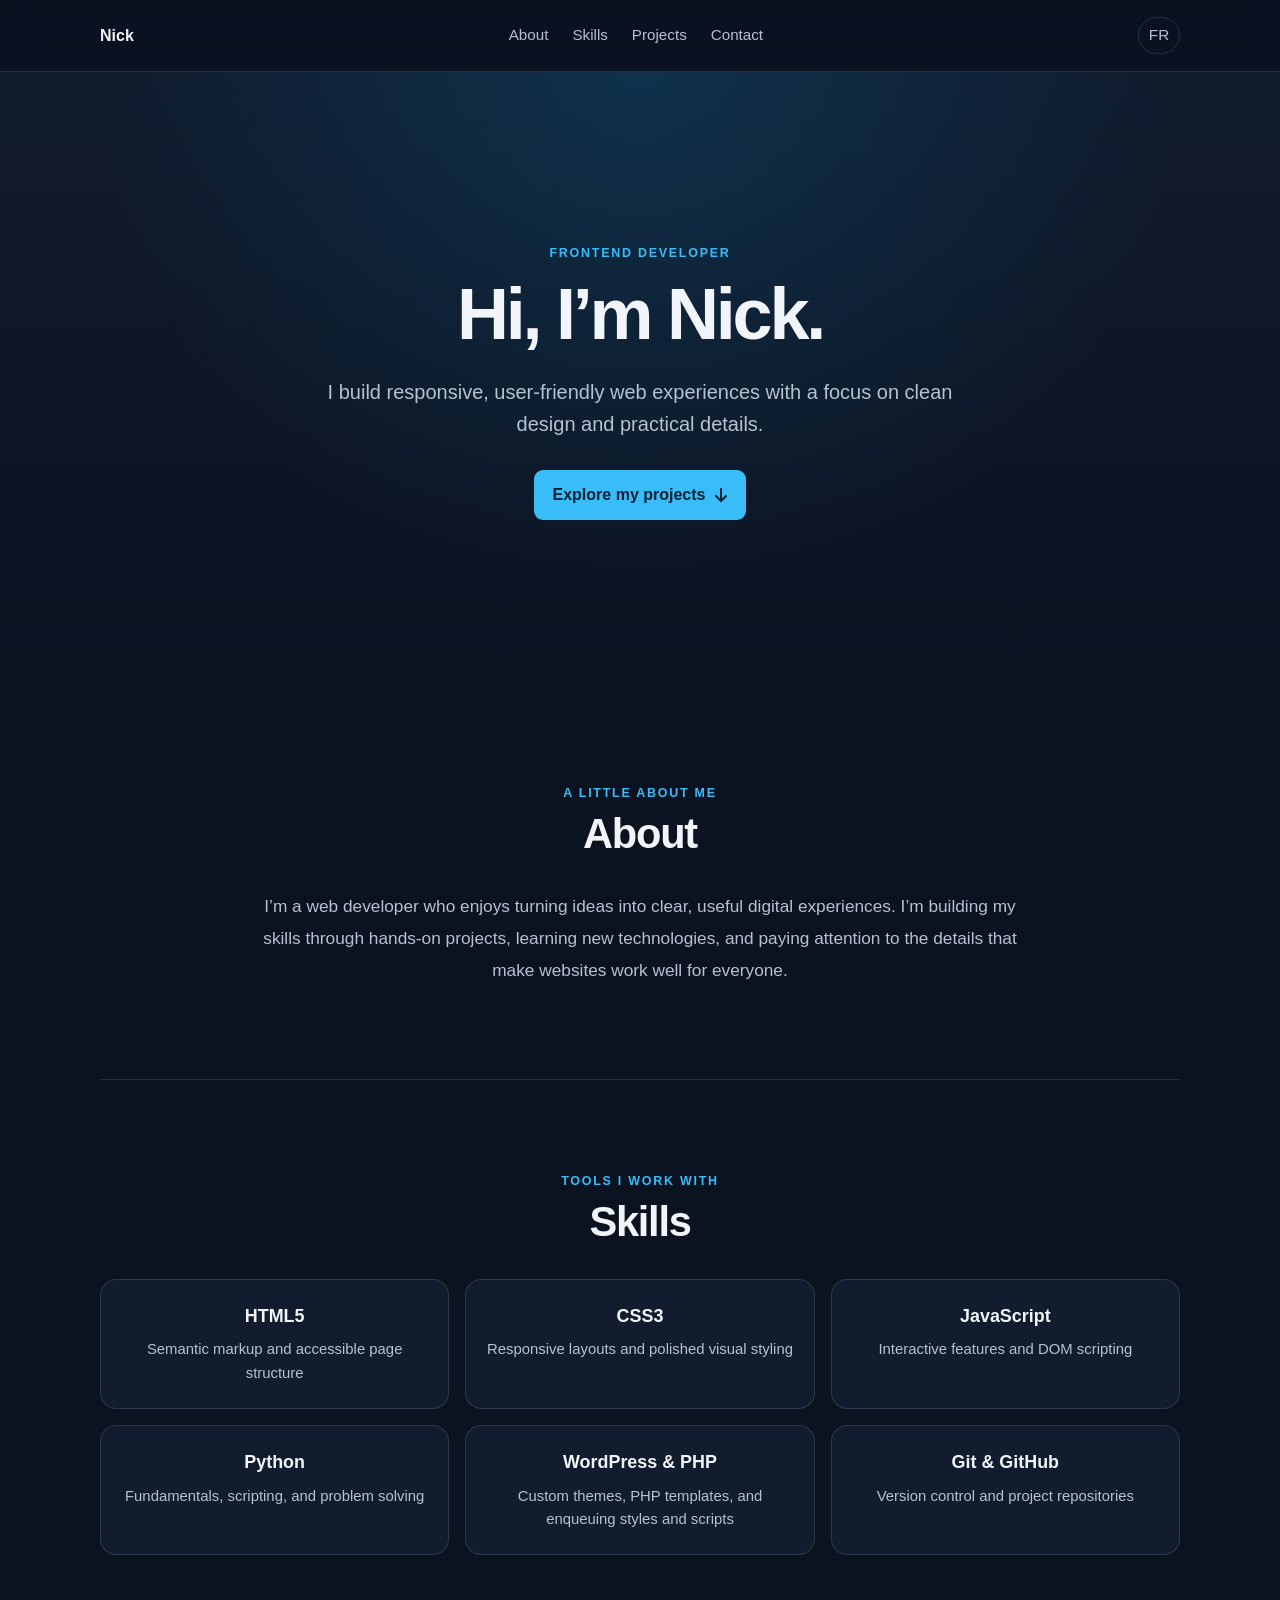
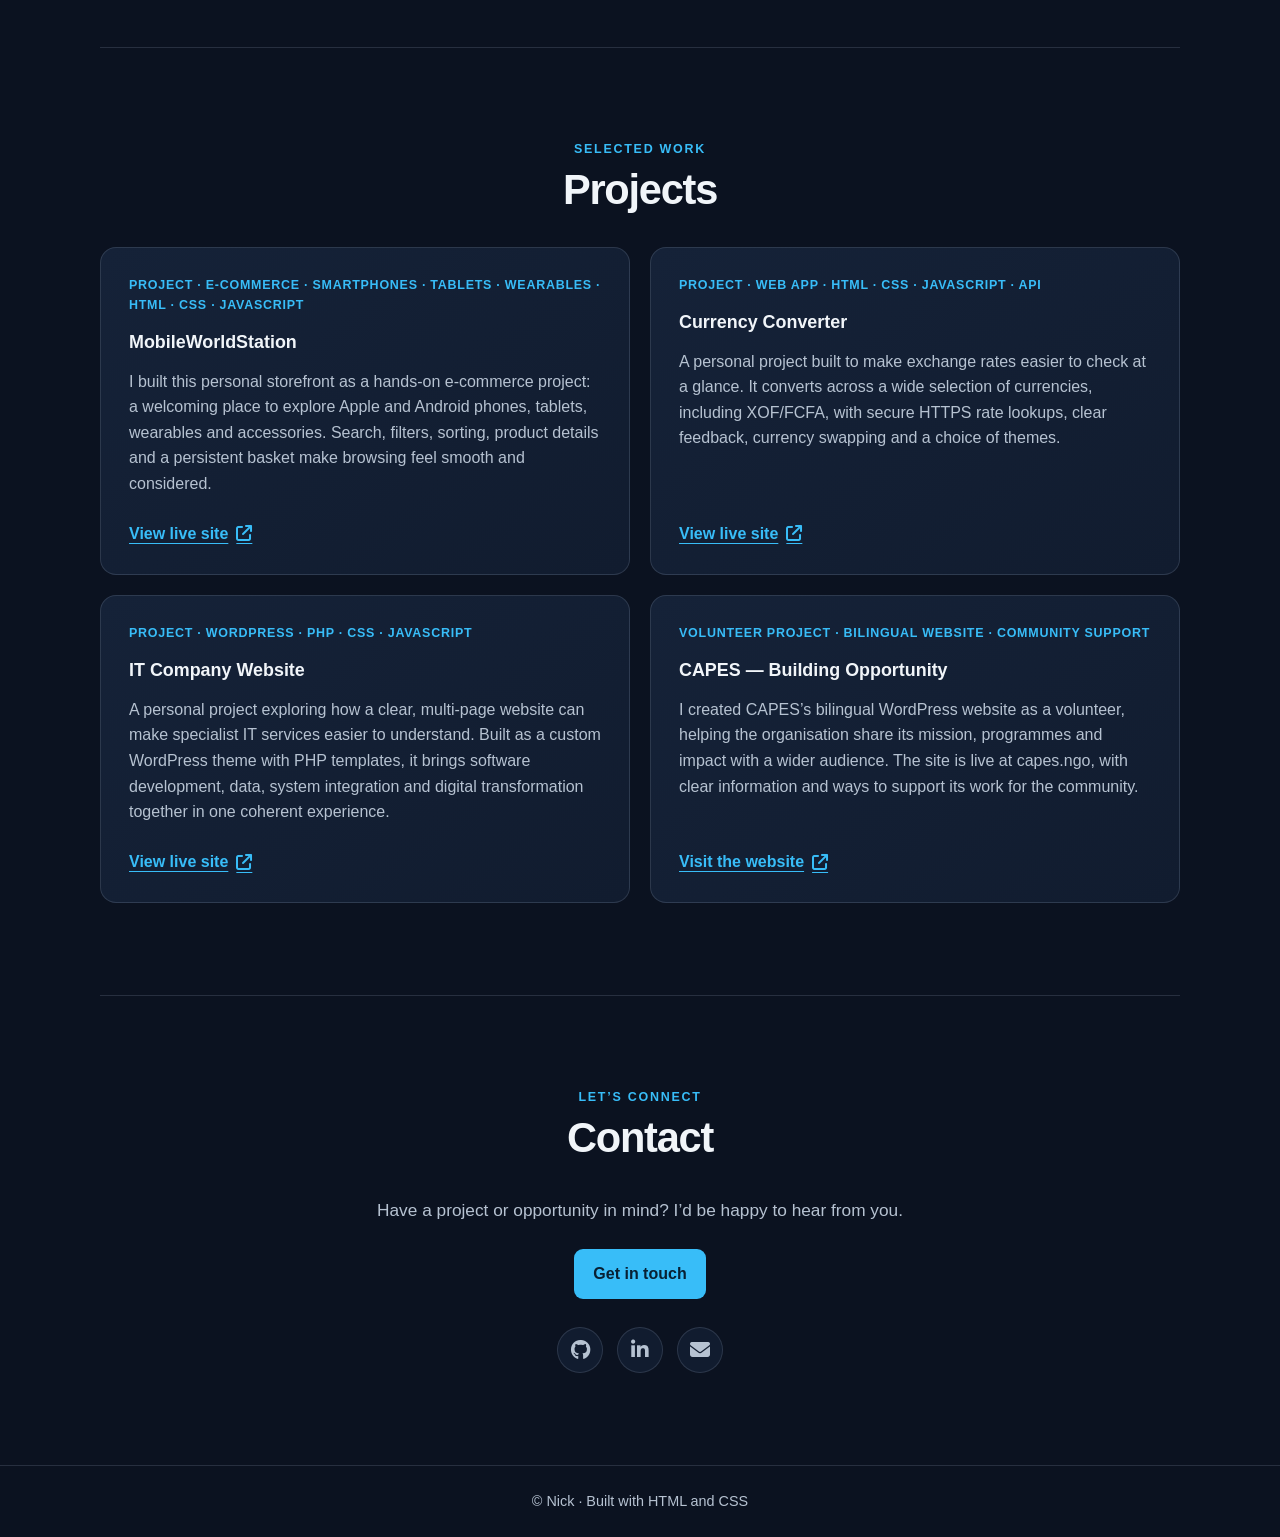
<file: index.html>
<!doctype html>
<html lang="en">
<head>
    <meta charset="utf-8">
    <meta name="viewport" content="width=device-width, initial-scale=1">
    <meta name="description" content="Nick is a frontend developer creating responsive, accessible web experiences with HTML, CSS, and JavaScript.">
    <meta name="theme-color" content="#0b1220">
    <title>Nick | Frontend Developer</title>
    <link rel="stylesheet" href="Part.css">
    <link rel="preconnect" href="https://cdnjs.cloudflare.com" crossorigin>
    <link rel="stylesheet" href="https://cdnjs.cloudflare.com/ajax/libs/font-awesome/6.7.2/css/all.min.css">
</head>
<body>
    <a class="skip-link" href="#main">Skip to content</a>
    <nav class="site-nav" aria-label="Main navigation">
        <a class="brand" href="#home">Nick</a>
        <div class="nav-links">
            <a href="#about">About</a>
            <a href="#skills">Skills</a>
            <a href="#projects">Projects</a>
            <a href="#contact">Contact</a>
        </div>
        <a class="lang-switch" href="part fr.html" lang="fr" hreflang="fr" aria-label="Lire en français">FR</a>
    </nav>

    <main id="main">
        <header class="hero" id="home">
            <p class="eyebrow">Frontend Developer</p>
            <h1>Hi, I’m Nick.</h1>
            <p class="hero-copy">I build responsive, user-friendly web experiences with a focus on clean design and practical details.</p>
            <a href="#projects" class="button button-primary">Explore my projects <i class="fa-solid fa-arrow-down" aria-hidden="true"></i></a>
        </header>

        <section class="section" id="about" aria-labelledby="about-title">
            <div class="section-heading">
                <p class="eyebrow">A little about me</p>
                <h2 id="about-title">About</h2>
            </div>
            <p class="section-copy">I’m a web developer who enjoys turning ideas into clear, useful digital experiences. I’m building my skills through hands-on projects, learning new technologies, and paying attention to the details that make websites work well for everyone.</p>
        </section>

        <section class="section" id="skills" aria-labelledby="skills-title">
            <div class="section-heading">
                <p class="eyebrow">Tools I work with</p>
                <h2 id="skills-title">Skills</h2>
            </div>
            <div class="skills-grid">
                <article class="skill-card"><h3>HTML5</h3><p>Semantic markup and accessible page structure</p></article>
                <article class="skill-card"><h3>CSS3</h3><p>Responsive layouts and polished visual styling</p></article>
                <article class="skill-card"><h3>JavaScript</h3><p>Interactive features and DOM scripting</p></article>
                <article class="skill-card"><h3>Python</h3><p>Fundamentals, scripting, and problem solving</p></article>
                <article class="skill-card"><h3>WordPress &amp; PHP</h3><p>Custom themes, PHP templates, and enqueuing styles and scripts</p></article>
                <article class="skill-card"><h3>Git &amp; GitHub</h3><p>Version control and project repositories</p></article>
            </div>
        </section>

        <section class="section" id="projects" aria-labelledby="projects-title">
            <div class="section-heading">
                <p class="eyebrow">Selected work</p>
                <h2 id="projects-title">Projects</h2>
            </div>
            <div class="projects-grid">
                <article class="project-card">
                    <p class="project-type">Project · E-commerce · Smartphones · Tablets · Wearables · HTML · CSS · JavaScript</p>
                    <h3>MobileWorldStation</h3>
                    <p>I built this personal storefront as a hands-on e-commerce project: a welcoming place to explore Apple and Android phones, tablets, wearables and accessories. Search, filters, sorting, product details and a persistent basket make browsing feel smooth and considered.</p>
                    <div class="project-links">
                        <a class="text-link" href="https://nick-dev990.github.io/MobileWorldStation/" target="_blank" rel="noopener noreferrer">View live site <i class="fa-solid fa-arrow-up-right-from-square" aria-hidden="true"></i></a>
                    </div>
                </article>
                <article class="project-card">
                    <p class="project-type">Project · Web app · HTML · CSS · JavaScript · API</p>
                    <h3>Currency Converter</h3>
                    <p>A personal project built to make exchange rates easier to check at a glance. It converts across a wide selection of currencies, including XOF/FCFA, with secure HTTPS rate lookups, clear feedback, currency swapping and a choice of themes.</p>
                    <div class="project-links"><a class="text-link" href="https://nick-dev990.github.io/Currency-converter-/" target="_blank" rel="noopener noreferrer">View live site <i class="fa-solid fa-arrow-up-right-from-square" aria-hidden="true"></i></a></div>
                </article>
                <article class="project-card">
                    <p class="project-type">Project · WordPress · PHP · CSS · JavaScript</p>
                    <h3>IT Company Website</h3>
                    <p>A personal project exploring how a clear, multi-page website can make specialist IT services easier to understand. Built as a custom WordPress theme with PHP templates, it brings software development, data, system integration and digital transformation together in one coherent experience.</p>
                    <a class="text-link" href="https://nick-dev990.github.io/IT-company/" target="_blank" rel="noopener noreferrer">View live site <i class="fa-solid fa-arrow-up-right-from-square" aria-hidden="true"></i></a>
                </article>
                <article class="project-card">
                    <p class="project-type">Volunteer project · Bilingual website · Community support</p>
                    <h3>CAPES — Building Opportunity</h3>
                    <p>I created CAPES’s bilingual WordPress website as a volunteer, helping the organisation share its mission, programmes and impact with a wider audience. The site is live at capes.ngo, with clear information and ways to support its work for the community.</p>
                    <a class="text-link" href="https://capes.ngo/" target="_blank" rel="noopener noreferrer">Visit the website <i class="fa-solid fa-arrow-up-right-from-square" aria-hidden="true"></i></a>
                </article>
            </div>
        </section>

        <section class="section contact-section" id="contact" aria-labelledby="contact-title">
            <div class="section-heading">
                <p class="eyebrow">Let’s connect</p>
                <h2 id="contact-title">Contact</h2>
            </div>
            <p class="section-copy">Have a project or opportunity in mind? I’d be happy to hear from you.</p>
            <a class="button button-primary" href="mailto:kendjinick@gmail.com?subject=Portfolio%20enquiry">Get in touch</a>
            <div class="socials" aria-label="Social links">
                <a href="https://github.com/Nick-Dev990" target="_blank" rel="noopener noreferrer" class="social-link" aria-label="GitHub"><i class="fa-brands fa-github" aria-hidden="true"></i></a>
                <a href="https://www.linkedin.com/in/kendji-nick-189b263a6/" target="_blank" rel="noopener noreferrer" class="social-link" aria-label="LinkedIn"><i class="fa-brands fa-linkedin-in" aria-hidden="true"></i></a>
                <a href="mailto:kendjinick@gmail.com" class="social-link" aria-label="Email"><i class="fa-solid fa-envelope" aria-hidden="true"></i></a>
            </div>
        </section>
    </main>

    <footer class="site-footer"><p>© Nick · Built with HTML and CSS</p></footer>
</body>
</html>
</file>
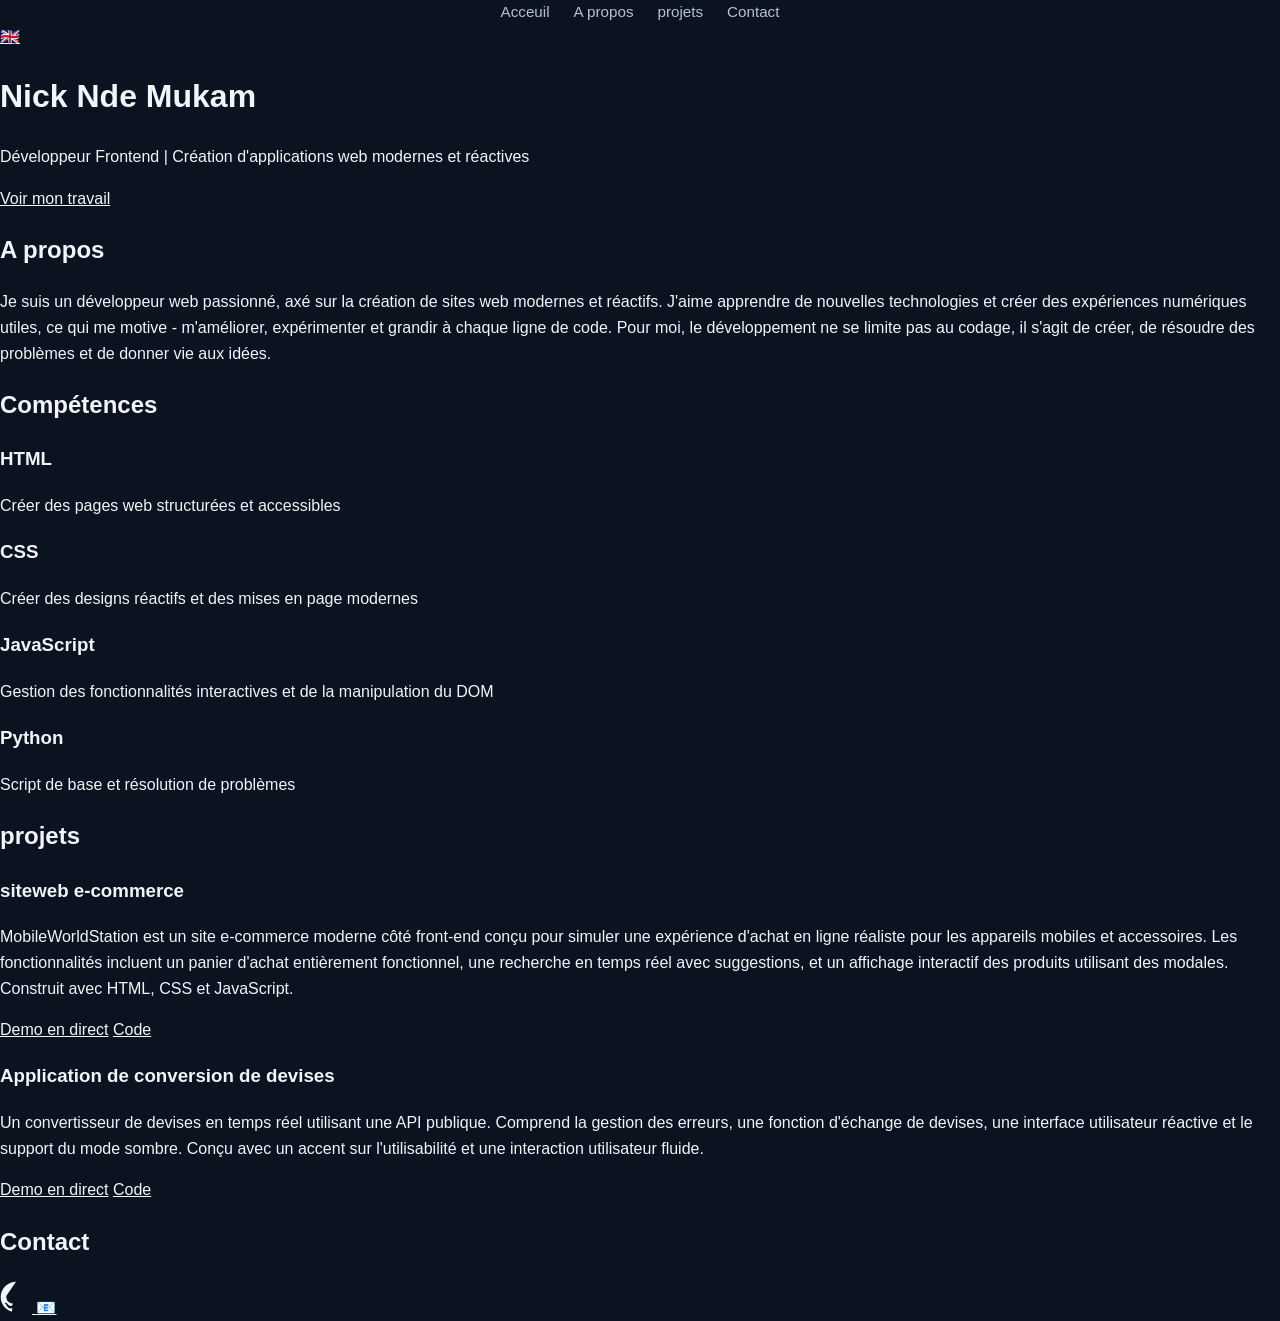
<file: fr/index.html>
<!DOCTYPE html>
<html lang="fr">
<head>
     <meta charset="UTF-8">
     <meta name="viewport" content="width=device-width, initial-scale=1.0">
     <title>My Portfolio</title>
     <link rel="stylesheet" href="../Part.css">
</head>
<body>
     <nav>
        <div class="nav-links">
             <a href="#home">Acceuil</a>
             <a href="#about">A propos</a>
             <a href="#projects">projets</a>
             <a href="#contact">Contact</a>
        </div>

        <div class="lang">
            <a href="https://nick-dev990.github.io/Portfolio/">🇬🇧</a>
        </div>
     </nav>


      <header>
        <h1>Nick Nde Mukam</h1>
        <p>Développeur Frontend | Création d'applications web modernes et réactives</p>
        <a href="#projects" class="btn">Voir mon travail</a>
      </header>

      <section id="about"> 
        <h2>A propos</h2>
        <p>Je suis un développeur web passionné, axé sur la création de sites web modernes et réactifs.
           J'aime apprendre de nouvelles technologies et créer des expériences numériques utiles, ce qui me motive - m'améliorer, expérimenter et grandir
            à chaque ligne de code. Pour moi, le développement ne se limite pas au codage, il s'agit de créer, de résoudre des problèmes et de donner vie aux idées.</p>
      </section>

      <section id="skills">
           <h2>Compétences</h2>

           <div class="skills-container">
            <div class="skill">
               <h3>HTML</h3>
               <p>Créer des pages web structurées et accessibles</p>
            </div>
            <div class="skill">
               <h3>CSS</h3>
               <p>Créer des designs réactifs et des mises en page modernes</p>
            </div>
            <div class="skill">
               <h3>JavaScript</h3>
               <p>Gestion des fonctionnalités interactives et de la manipulation du DOM</p>
            </div>
            <div class="skill">
               <h3>Python</h3>
               <p>Script de base et résolution de problèmes</p>
            </div>
           </div>
      </section>
 
       <section id="projects">
         <h2>projets</h2>

         <div class="project">
         <h3>siteweb e-commerce</h3>
         <p>MobileWorldStation est un site e-commerce moderne côté front-end conçu pour simuler une expérience
            d'achat en ligne réaliste pour les appareils mobiles et accessoires. Les fonctionnalités incluent un panier d'achat
            entièrement fonctionnel, une recherche en temps réel avec suggestions, et un affichage interactif des produits utilisant des modales.
            Construit avec HTML, CSS et JavaScript.</p>
         <a href="https://nick-dev990.github.io/MobileWorldStation/" class="btn">Demo en direct</a>
         <a href="https://github.com/Nick-Dev990/MobileWorldStation" class="btn-secondary">Code</a>
         </div>

         <div class="project">
         <h3>Application de conversion de devises</h3>
         <p>Un convertisseur de devises en temps réel utilisant une API publique. Comprend la gestion des erreurs,
            une fonction d'échange de devises, une interface utilisateur réactive et le support du mode sombre.
            Conçu avec un accent sur l'utilisabilité et une interaction utilisateur fluide.</p>
         <a href="https://nick-dev990.github.io/Currency-converter-/" class="btn">Demo en direct</a>
         <a href="https://github.com/Nick-Dev990/Currency-converter-" class="btn-secondary">Code</a>
         </div>
      </section>
      
      <section id="contact">
          <h2>Contact</h2>
          <a href="https://github.com/Nick-Dev990" target="_blank" class="github-icon">
          <svg xmlns="http://www.w3.org/2000/svg" width="32" height="32" fill="currentColor" viewBox="0 0 24 24">
          <path d="M12 .5C5.73.5.5 5.73.5 12c0 5.08 3.29 9.39 7.86 10.91.58.11.79-.25.79-.56
          0-.27-.01-1.16-.02-2.1-3.2.7-3.88-1.54-3.88-1.54-.52-1.34-1.28-1.7-1.28-1.7-1.05-.72.08-.71.08-.71 
          1.16.08 1.77 1.2 1.77 1.2 1.03 1.76 2.7 1.25 3.36.96.1-.75.4-1.25.73-1.54-2.55-.29-5.23-1.28-5.23-5.7 
          ]0-1.26.45-2.3 1.2-3.11-.12-.3-.52-1.52.11-3.16 0 0 .98-.31 3.2 1.19.93-.26 1.93-.39 2.92-.39 
          .99 0 1.99.13 2.92.39 2.22-1.5 3.2-1.19 3.2-1.19.63 1.64.23 2.86.11 3.16.75.81 1.2 1.85 
          1.2 3.11 0 4.43-2.69 5.41-5.25 5.7.41.36.77 1.08.77 2.18 0 1.57-.01 2.83-.01 3.21 
          0 .31.21.67.8.56C20.71 21.39 24 17.08 24 12c0-6.27-5.23-11.5-12-11.5z"/>
      </svg>
      </a>
      <a href=" mailto:kendjinick@gmail.com">📧</a>
      </section>
</body>
</html>
</file>
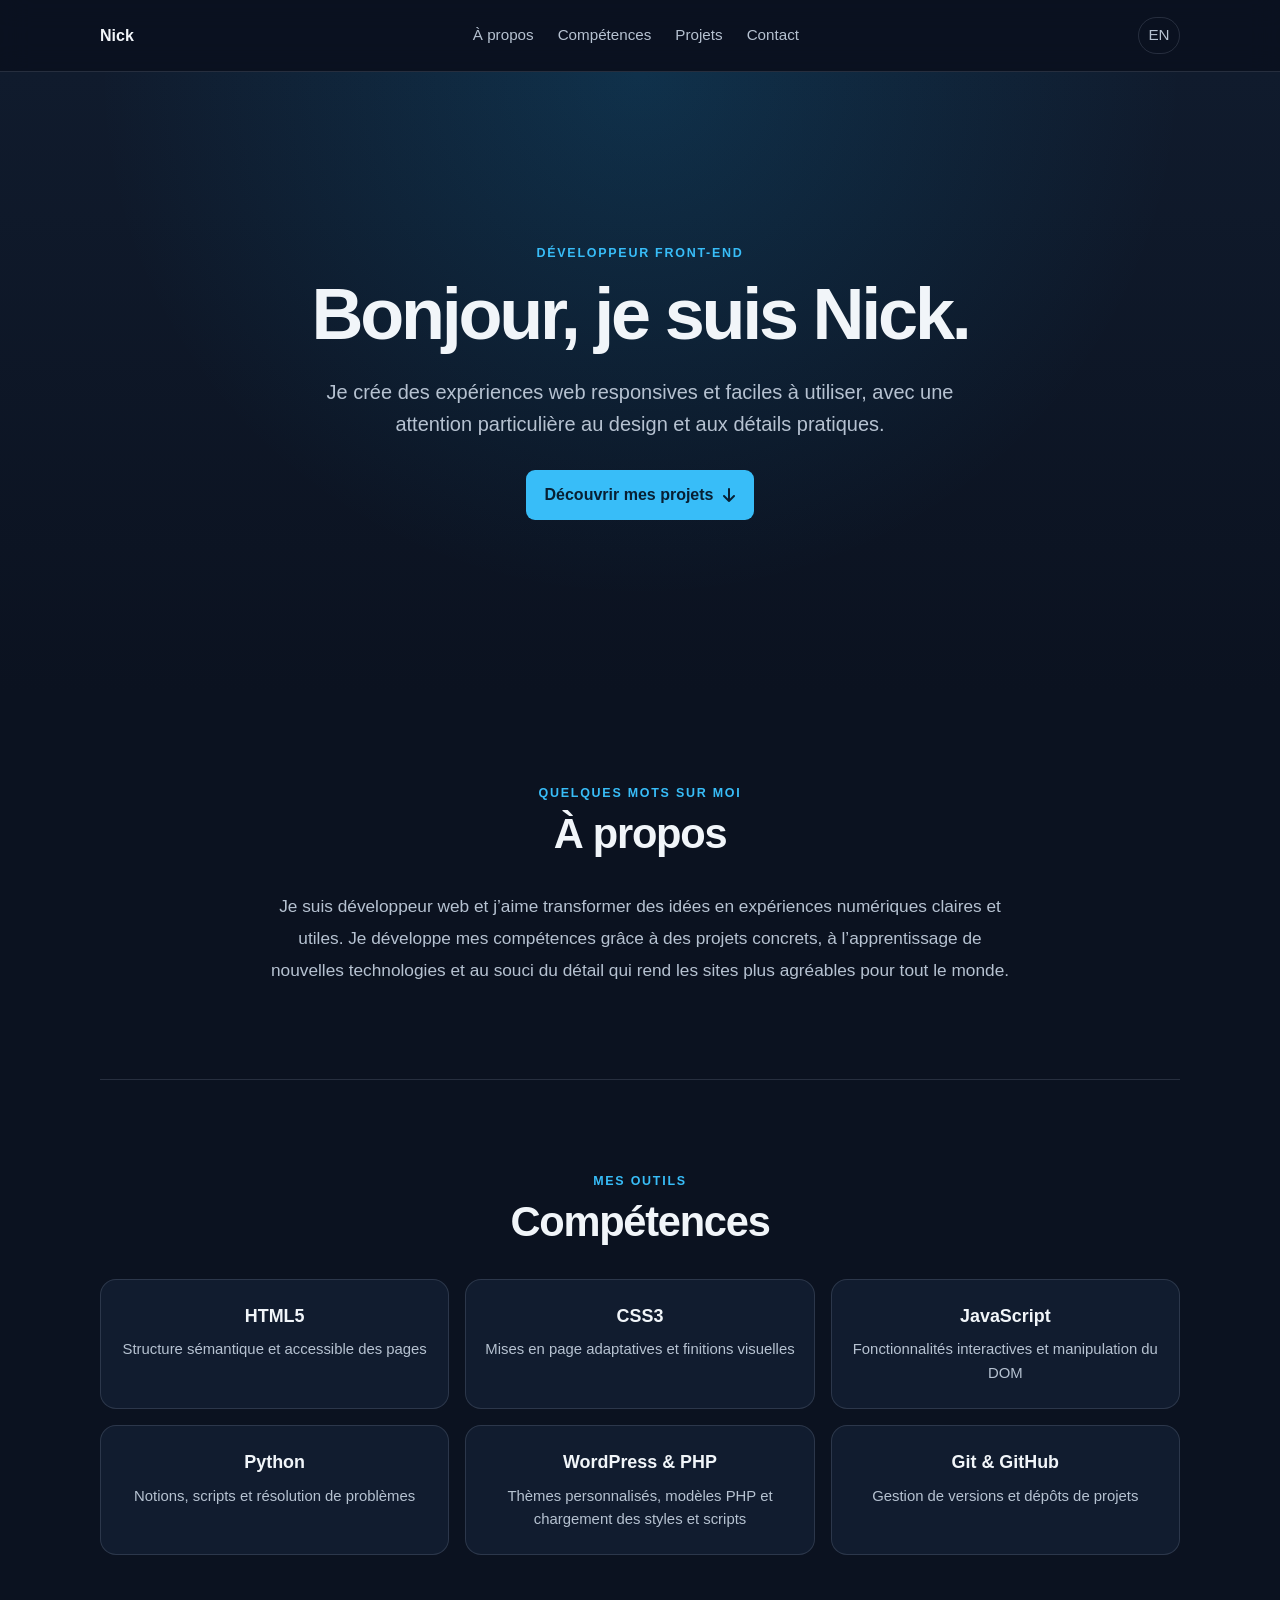
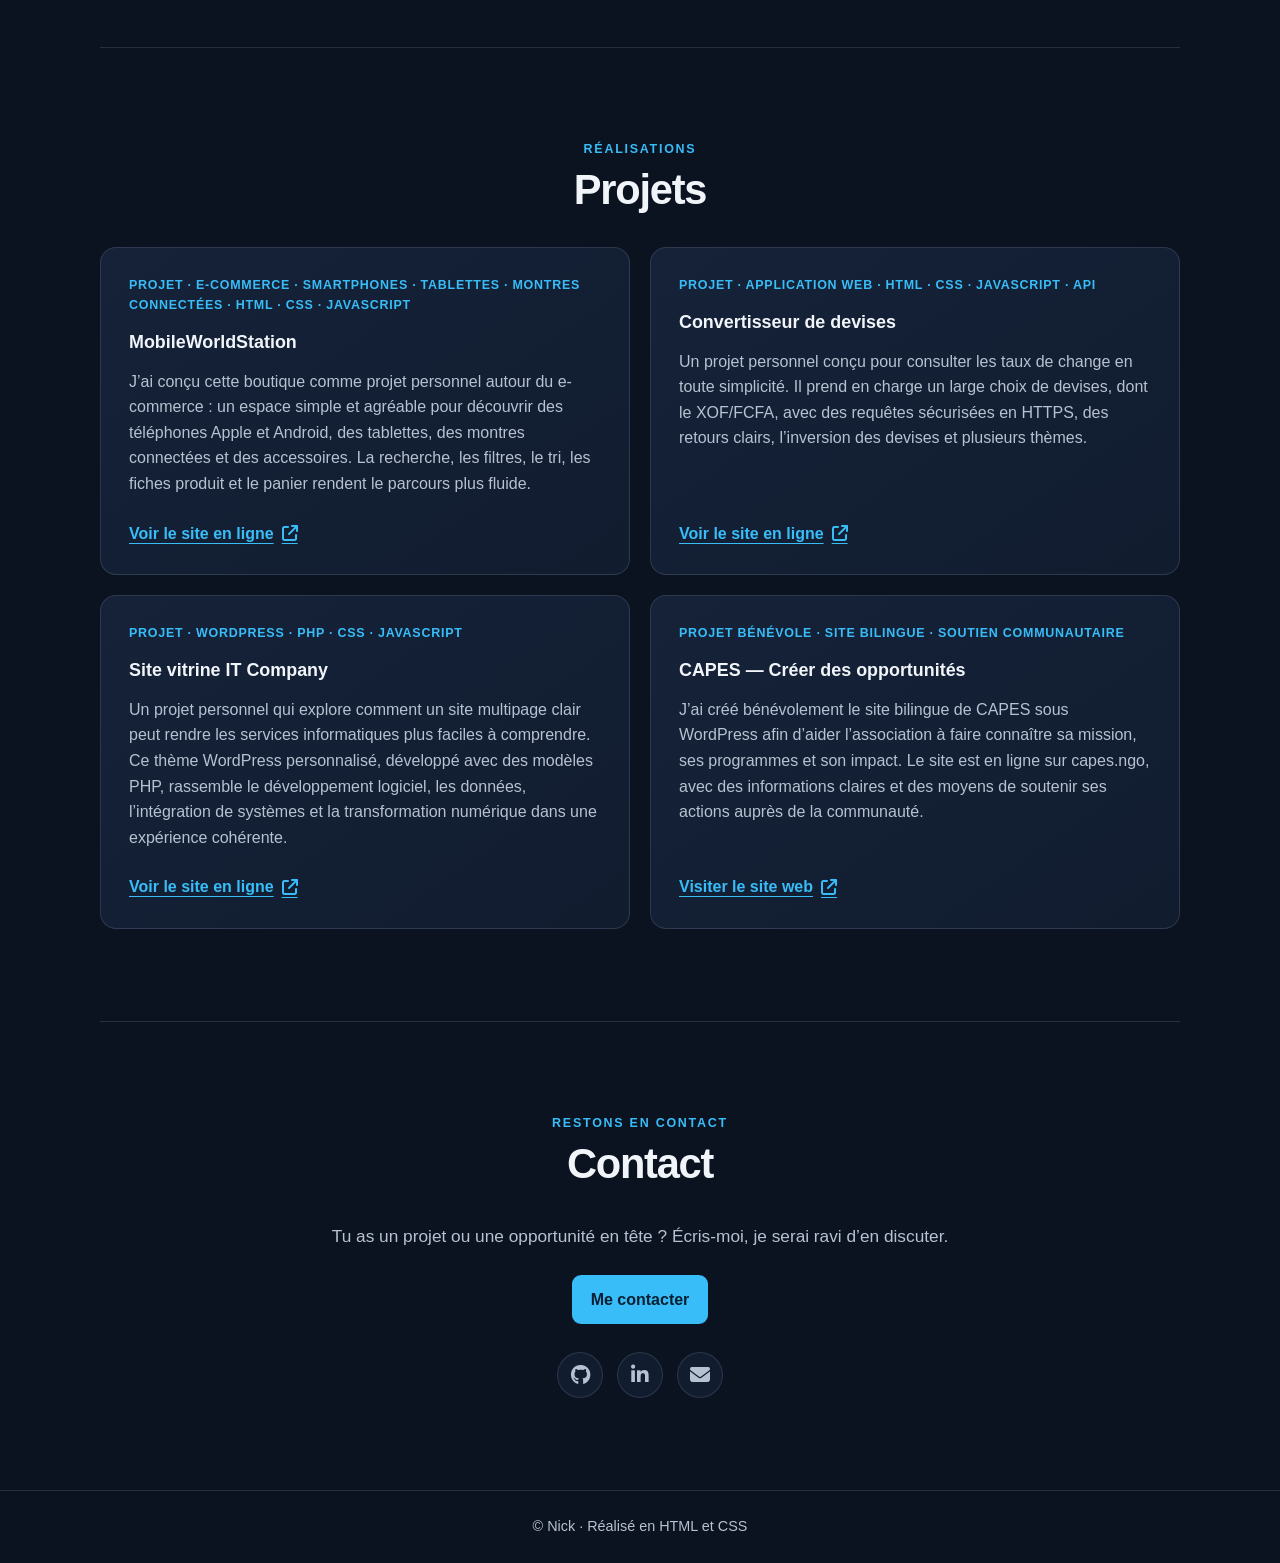
<file: part fr.html>
<!doctype html>
<html lang="fr">
<head>
    <meta charset="utf-8">
    <meta name="viewport" content="width=device-width, initial-scale=1">
    <meta name="description" content="Nick est développeur front-end et crée des expériences web accessibles, responsive et soignées.">
    <meta name="theme-color" content="#0b1220">
    <title>Nick | Développeur front-end</title>
    <link rel="stylesheet" href="Part.css">
    <link rel="preconnect" href="https://cdnjs.cloudflare.com" crossorigin>
    <link rel="stylesheet" href="https://cdnjs.cloudflare.com/ajax/libs/font-awesome/6.7.2/css/all.min.css">
</head>
<body>
    <a class="skip-link" href="#main">Aller au contenu</a>
    <nav class="site-nav" aria-label="Navigation principale">
        <a class="brand" href="#home">Nick</a>
        <div class="nav-links">
            <a href="#about">À propos</a>
            <a href="#skills">Compétences</a>
            <a href="#projects">Projets</a>
            <a href="#contact">Contact</a>
        </div>
        <a class="lang-switch" href="index.html" lang="en" hreflang="en" aria-label="Read in English">EN</a>
    </nav>

    <main id="main">
        <header class="hero" id="home">
            <p class="eyebrow">Développeur front-end</p>
            <h1>Bonjour, je suis Nick.</h1>
            <p class="hero-copy">Je crée des expériences web responsives et faciles à utiliser, avec une attention particulière au design et aux détails pratiques.</p>
            <a href="#projects" class="button button-primary">Découvrir mes projets <i class="fa-solid fa-arrow-down" aria-hidden="true"></i></a>
        </header>

        <section class="section" id="about" aria-labelledby="about-title">
            <div class="section-heading">
                <p class="eyebrow">Quelques mots sur moi</p>
                <h2 id="about-title">À propos</h2>
            </div>
            <p class="section-copy">Je suis développeur web et j’aime transformer des idées en expériences numériques claires et utiles. Je développe mes compétences grâce à des projets concrets, à l’apprentissage de nouvelles technologies et au souci du détail qui rend les sites plus agréables pour tout le monde.</p>
        </section>

        <section class="section" id="skills" aria-labelledby="skills-title">
            <div class="section-heading">
                <p class="eyebrow">Mes outils</p>
                <h2 id="skills-title">Compétences</h2>
            </div>
            <div class="skills-grid">
                <article class="skill-card"><h3>HTML5</h3><p>Structure sémantique et accessible des pages</p></article>
                <article class="skill-card"><h3>CSS3</h3><p>Mises en page adaptatives et finitions visuelles</p></article>
                <article class="skill-card"><h3>JavaScript</h3><p>Fonctionnalités interactives et manipulation du DOM</p></article>
                <article class="skill-card"><h3>Python</h3><p>Notions, scripts et résolution de problèmes</p></article>
                <article class="skill-card"><h3>WordPress &amp; PHP</h3><p>Thèmes personnalisés, modèles PHP et chargement des styles et scripts</p></article>
                <article class="skill-card"><h3>Git &amp; GitHub</h3><p>Gestion de versions et dépôts de projets</p></article>
            </div>
        </section>

        <section class="section" id="projects" aria-labelledby="projects-title">
            <div class="section-heading">
                <p class="eyebrow">Réalisations</p>
                <h2 id="projects-title">Projets</h2>
            </div>
            <div class="projects-grid">
                <article class="project-card">
                    <p class="project-type">Projet · E-commerce · Smartphones · Tablettes · Montres connectées · HTML · CSS · JavaScript</p>
                    <h3>MobileWorldStation</h3>
                    <p>J’ai conçu cette boutique comme projet personnel autour du e-commerce : un espace simple et agréable pour découvrir des téléphones Apple et Android, des tablettes, des montres connectées et des accessoires. La recherche, les filtres, le tri, les fiches produit et le panier rendent le parcours plus fluide.</p>
                    <div class="project-links">
                        <a class="text-link" href="https://nick-dev990.github.io/MobileWorldStation/" target="_blank" rel="noopener noreferrer">Voir le site en ligne <i class="fa-solid fa-arrow-up-right-from-square" aria-hidden="true"></i></a>
                    </div>
                </article>
                <article class="project-card">
                    <p class="project-type">Projet · Application web · HTML · CSS · JavaScript · API</p>
                    <h3>Convertisseur de devises</h3>
                    <p>Un projet personnel conçu pour consulter les taux de change en toute simplicité. Il prend en charge un large choix de devises, dont le XOF/FCFA, avec des requêtes sécurisées en HTTPS, des retours clairs, l’inversion des devises et plusieurs thèmes.</p>
                    <div class="project-links"><a class="text-link" href="https://nick-dev990.github.io/Currency-converter-/" target="_blank" rel="noopener noreferrer">Voir le site en ligne <i class="fa-solid fa-arrow-up-right-from-square" aria-hidden="true"></i></a></div>
                </article>
                <article class="project-card">
                    <p class="project-type">Projet · WordPress · PHP · CSS · JavaScript</p>
                    <h3>Site vitrine IT Company</h3>
                    <p>Un projet personnel qui explore comment un site multipage clair peut rendre les services informatiques plus faciles à comprendre. Ce thème WordPress personnalisé, développé avec des modèles PHP, rassemble le développement logiciel, les données, l’intégration de systèmes et la transformation numérique dans une expérience cohérente.</p>
                    <a class="text-link" href="https://nick-dev990.github.io/IT-company/" target="_blank" rel="noopener noreferrer">Voir le site en ligne <i class="fa-solid fa-arrow-up-right-from-square" aria-hidden="true"></i></a>
                </article>
                <article class="project-card">
                    <p class="project-type">Projet bénévole · Site bilingue · Soutien communautaire</p>
                    <h3>CAPES — Créer des opportunités</h3>
                    <p>J’ai créé bénévolement le site bilingue de CAPES sous WordPress afin d’aider l’association à faire connaître sa mission, ses programmes et son impact. Le site est en ligne sur capes.ngo, avec des informations claires et des moyens de soutenir ses actions auprès de la communauté.</p>
                    <a class="text-link" href="https://capes.ngo/" target="_blank" rel="noopener noreferrer">Visiter le site web <i class="fa-solid fa-arrow-up-right-from-square" aria-hidden="true"></i></a>
                </article>
            </div>
        </section>

        <section class="section contact-section" id="contact" aria-labelledby="contact-title">
            <div class="section-heading">
                <p class="eyebrow">Restons en contact</p>
                <h2 id="contact-title">Contact</h2>
            </div>
            <p class="section-copy">Tu as un projet ou une opportunité en tête ? Écris-moi, je serai ravi d’en discuter.</p>
            <a class="button button-primary" href="mailto:kendjinick@gmail.com?subject=Prise%20de%20contact%20depuis%20le%20portfolio">Me contacter</a>
            <div class="socials" aria-label="Réseaux sociaux">
                <a href="https://github.com/Nick-Dev990" target="_blank" rel="noopener noreferrer" class="social-link" aria-label="GitHub"><i class="fa-brands fa-github" aria-hidden="true"></i></a>
                <a href="https://www.linkedin.com/in/kendji-nick-189b263a6/" target="_blank" rel="noopener noreferrer" class="social-link" aria-label="LinkedIn"><i class="fa-brands fa-linkedin-in" aria-hidden="true"></i></a>
                <a href="mailto:kendjinick@gmail.com" class="social-link" aria-label="E-mail"><i class="fa-solid fa-envelope" aria-hidden="true"></i></a>
            </div>
        </section>
    </main>

    <footer class="site-footer"><p>© Nick · Réalisé en HTML et CSS</p></footer>
</body>
</html>
</file>
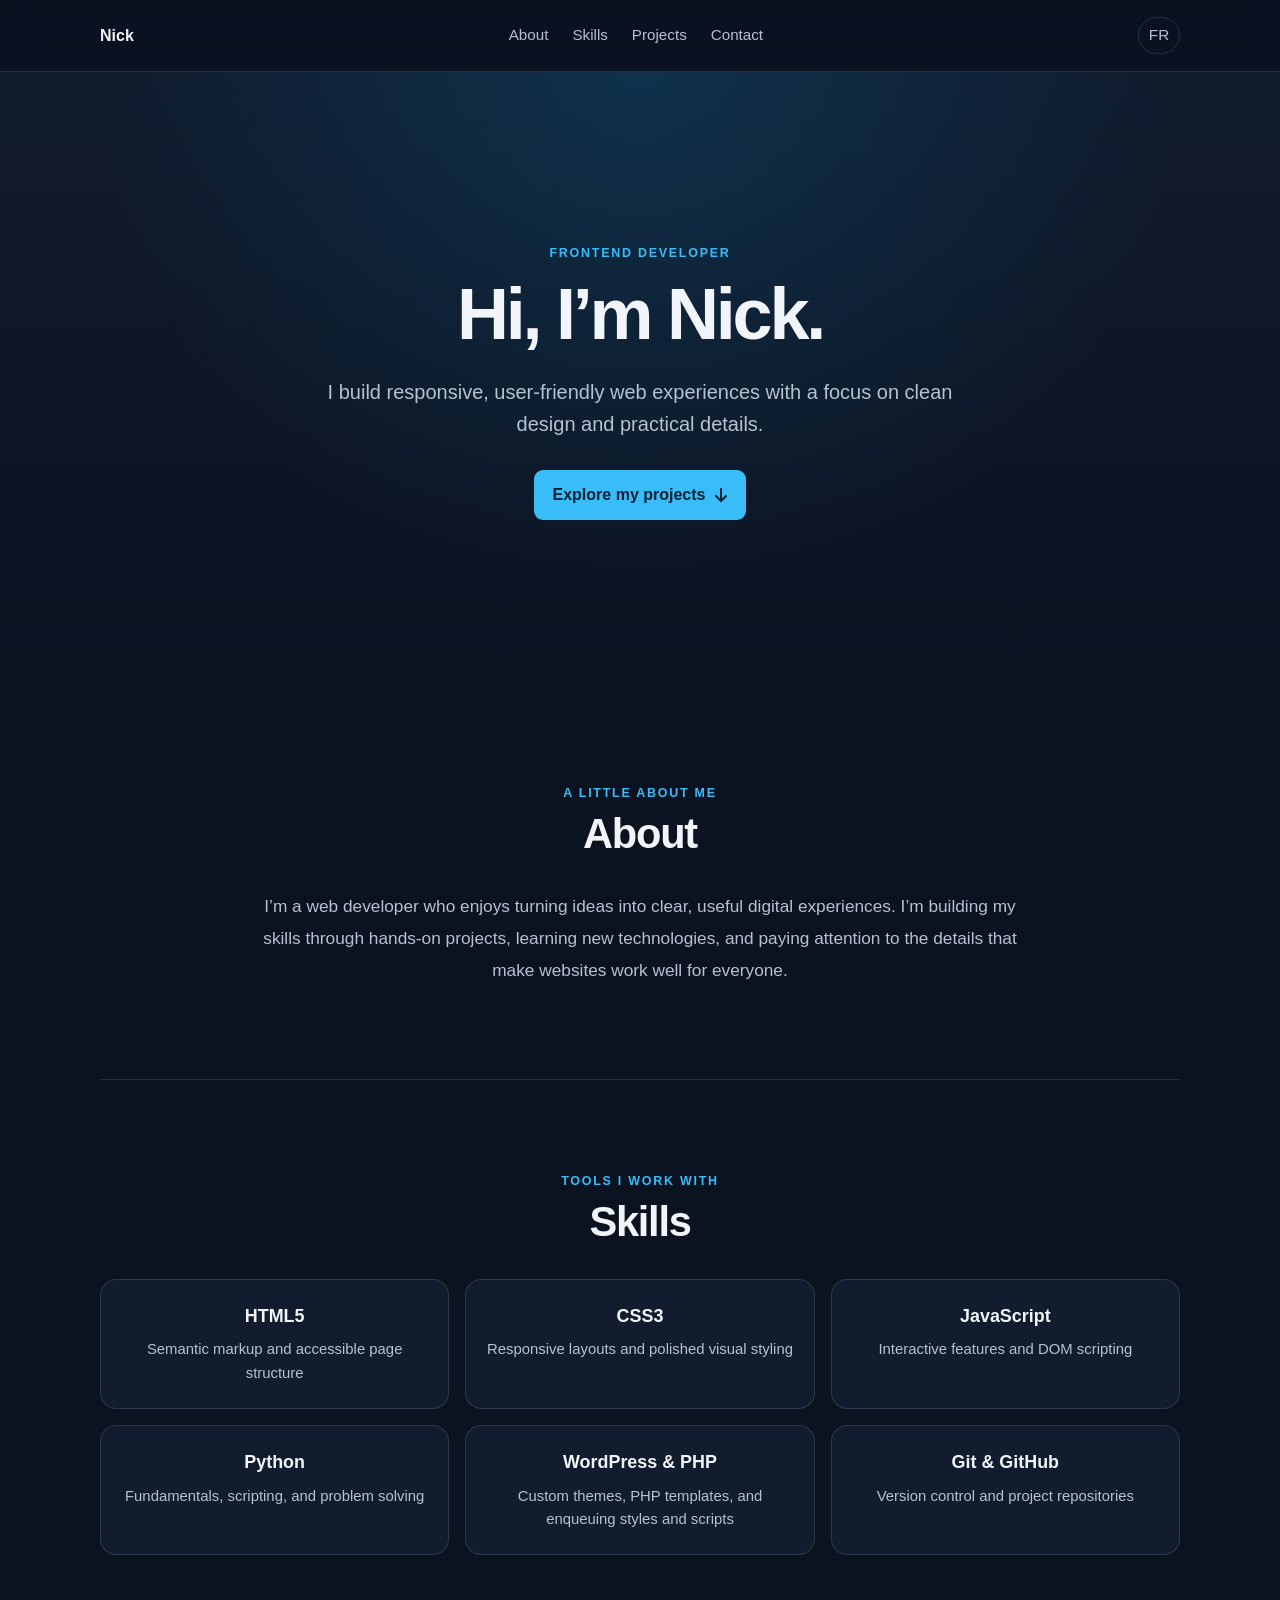
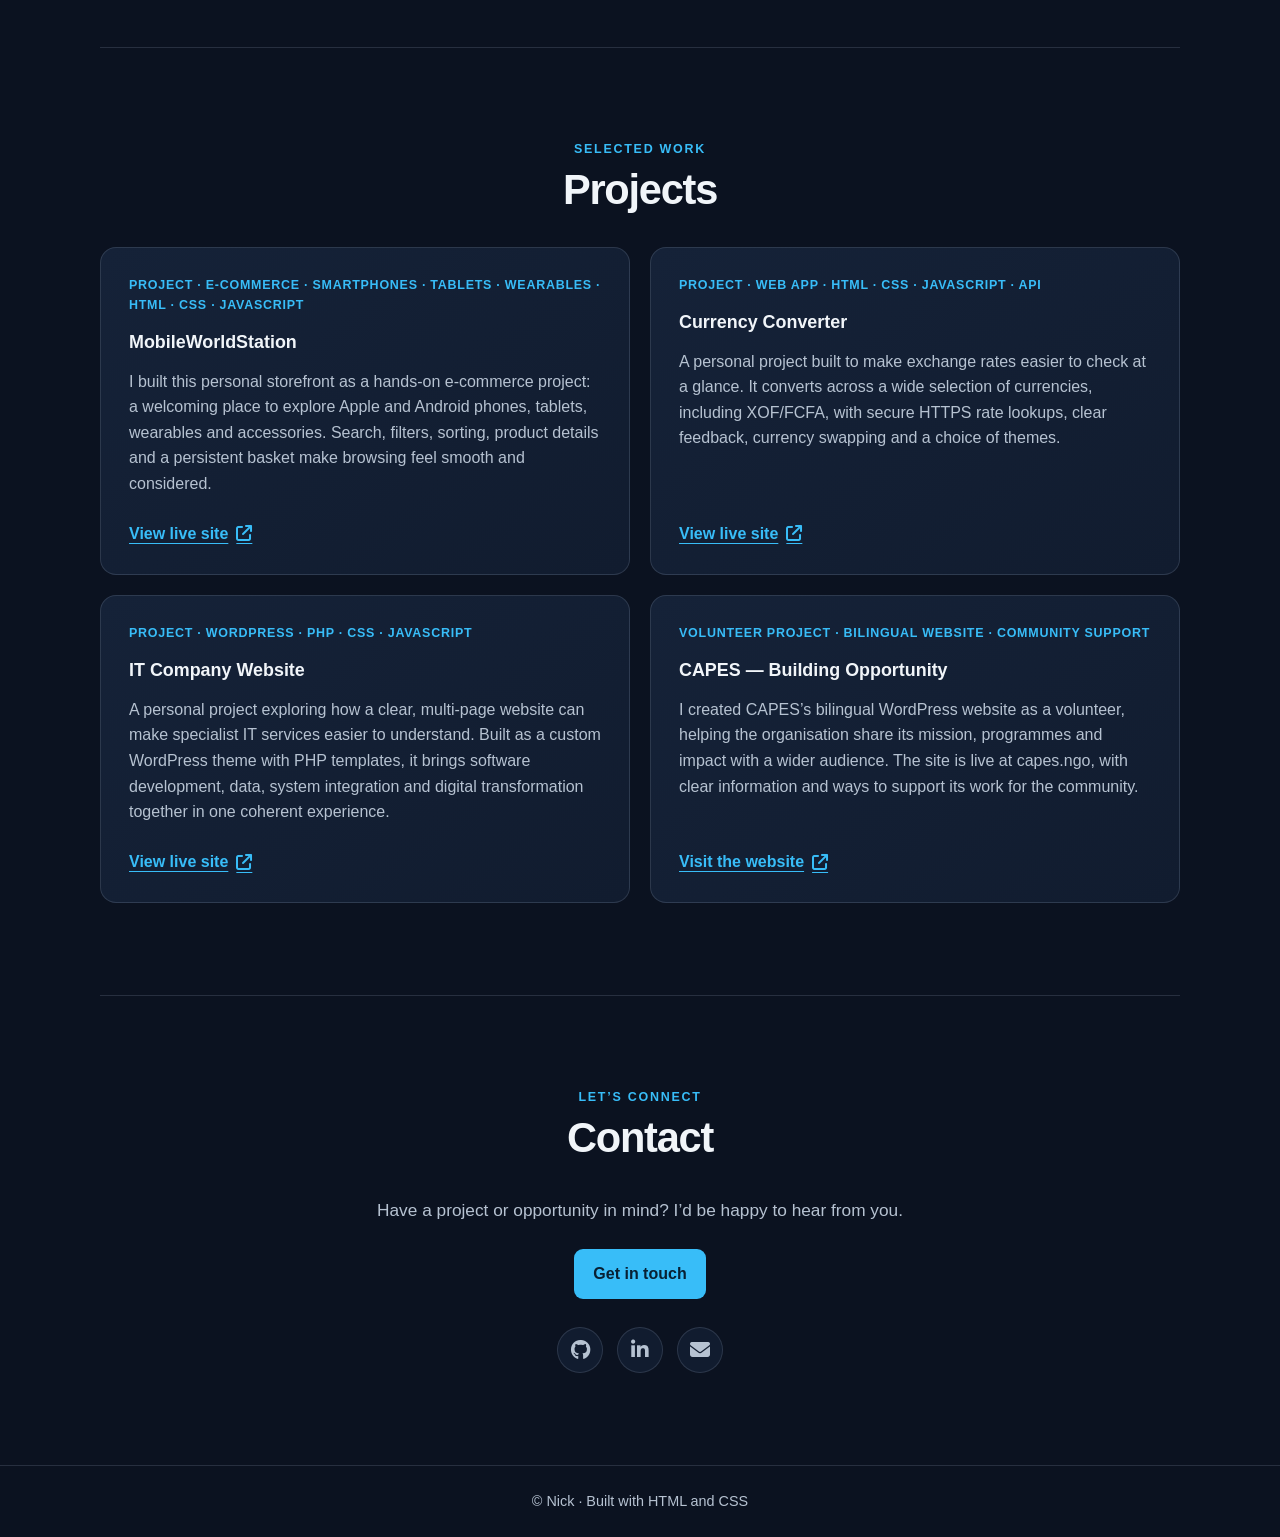
<file: part.html>
<!doctype html>
<html lang="en">
<head>
    <meta charset="utf-8">
    <meta http-equiv="refresh" content="0; url=index.html">
    <meta name="viewport" content="width=device-width, initial-scale=1">
    <link rel="canonical" href="index.html">
    <title>Nick Nde Mukam | Frontend Developer</title>
</head>
<body>
    <p>This page has moved. <a href="index.html">Open the English portfolio</a>.</p>
</body>
</html>
</file>
<file: Part.css>
:root {
    color-scheme: dark;
    --page: #0b1220;
    --surface: #111c2f;
    --surface-raised: #152238;
    --text: #f1f5f9;
    --muted: #b6c2d1;
    --accent: #38bdf8;
    --accent-strong: #0ea5e9;
    --border: rgba(148, 163, 184, 0.2);
    --content-width: 1080px;
}

*,
*::before,
*::after {
    box-sizing: border-box;
}

html {
    scroll-behavior: smooth;
    scroll-padding-top: 88px;
}

body {
    margin: 0;
    background: var(--page);
    color: var(--text);
    font-family: "Segoe UI", Arial, sans-serif;
    font-size: 16px;
    line-height: 1.6;
    -webkit-font-smoothing: antialiased;
}

a {
    color: inherit;
}

a:focus-visible {
    outline: 2px solid var(--accent);
    outline-offset: 4px;
}

.skip-link {
    position: absolute;
    top: 8px;
    left: 8px;
    z-index: 20;
    padding: 10px 14px;
    transform: translateY(-150%);
    border-radius: 8px;
    background: var(--text);
    color: var(--page);
}

.skip-link:focus {
    transform: translateY(0);
}

.site-nav {
    position: sticky;
    top: 0;
    z-index: 10;
    display: flex;
    min-height: 72px;
    align-items: center;
    justify-content: space-between;
    gap: 24px;
    padding: 12px max(24px, calc((100vw - var(--content-width)) / 2));
    border-bottom: 1px solid var(--border);
    background: rgba(11, 18, 32, 0.94);
    backdrop-filter: blur(14px);
}

.brand {
    flex: 0 0 auto;
    color: var(--text);
    font-weight: 700;
    text-decoration: none;
}

.nav-links {
    display: flex;
    flex-wrap: wrap;
    justify-content: center;
    gap: 8px 24px;
}

.nav-links a,
.lang-switch {
    color: var(--muted);
    font-size: 0.95rem;
    text-decoration: none;
    transition: color 0.2s ease;
}

.nav-links a:hover,
.nav-links a:focus-visible,
.lang-switch:hover,
.lang-switch:focus-visible {
    color: var(--accent);
}

.lang-switch {
    min-width: 42px;
    padding: 5px 9px;
    border: 1px solid var(--border);
    border-radius: 999px;
    text-align: center;
}

.hero {
    display: flex;
    min-height: min(620px, calc(100vh - 72px));
    flex-direction: column;
    align-items: center;
    justify-content: center;
    padding: 96px 24px;
    background: radial-gradient(ellipse at 50% 0%, rgba(14, 165, 233, 0.16), transparent 60%), linear-gradient(180deg, #101b2d 0%, var(--page) 100%);
    text-align: center;
}

.eyebrow {
    margin: 0 0 12px;
    color: var(--accent);
    font-size: 0.78rem;
    font-weight: 700;
    letter-spacing: 0.14em;
    text-transform: uppercase;
}

.hero h1 {
    max-width: 900px;
    margin: 0;
    font-size: clamp(2.5rem, 7vw, 4.5rem);
    letter-spacing: -0.045em;
    line-height: 1.08;
}

.hero-copy {
    max-width: 680px;
    margin: 22px 0 8px;
    color: var(--muted);
    font-size: clamp(1.05rem, 2.4vw, 1.25rem);
}

.button {
    display: inline-flex;
    min-height: 46px;
    align-items: center;
    justify-content: center;
    gap: 10px;
    padding: 11px 18px;
    border: 1px solid transparent;
    border-radius: 9px;
    font-weight: 700;
    text-decoration: none;
    transition: transform 0.2s ease, background-color 0.2s ease, box-shadow 0.2s ease;
}

.button-primary {
    margin-top: 22px;
    background: var(--accent);
    color: #082033;
}

.button-primary:hover {
    transform: translateY(-2px);
    background: #7dd3fc;
    box-shadow: 0 8px 24px rgba(56, 189, 248, 0.2);
}

.section {
    width: min(100% - 48px, var(--content-width));
    margin: 0 auto;
    padding: 92px 0;
    scroll-margin-top: 72px;
}

.section + .section {
    border-top: 1px solid var(--border);
}

.section-heading {
    margin-bottom: 32px;
    text-align: center;
}

.section-heading .eyebrow {
    margin-bottom: 5px;
}

.section h2 {
    margin: 0;
    font-size: clamp(1.9rem, 4vw, 2.6rem);
    letter-spacing: -0.03em;
    line-height: 1.2;
}

.section-copy {
    max-width: 760px;
    margin: 0 auto;
    color: var(--muted);
    font-size: 1.08rem;
    line-height: 1.85;
    text-align: center;
}

.skills-grid {
    display: grid;
    grid-template-columns: repeat(3, minmax(0, 1fr));
    gap: 16px;
}

.skill-card,
.project-card {
    border: 1px solid var(--border);
    border-radius: 16px;
    background: var(--surface);
}

.skill-card {
    padding: 22px 18px;
    text-align: center;
    transition: transform 0.2s ease, border-color 0.2s ease;
}

.skill-card:hover {
    transform: translateY(-3px);
    border-color: rgba(56, 189, 248, 0.65);
}

.skill-card h3,
.project-card h3 {
    margin: 0;
    font-size: 1.12rem;
}

.skill-card p {
    margin: 8px 0 0;
    color: var(--muted);
    font-size: 0.93rem;
}

.projects-grid {
    display: grid;
    grid-template-columns: repeat(2, minmax(0, 1fr));
    gap: 20px;
}

.project-card {
    display: flex;
    min-height: 280px;
    flex-direction: column;
    align-items: flex-start;
    padding: 28px;
    background: linear-gradient(145deg, var(--surface-raised), var(--surface));
    transition: transform 0.2s ease, border-color 0.2s ease, box-shadow 0.2s ease;
}

.project-card:hover {
    transform: translateY(-4px);
    border-color: rgba(56, 189, 248, 0.55);
    box-shadow: 0 18px 36px rgba(0, 0, 0, 0.18);
}

.project-type {
    margin: 0 0 12px;
    color: var(--accent);
    font-size: 0.78rem;
    font-weight: 700;
    letter-spacing: 0.06em;
    text-transform: uppercase;
}

.project-card > p:not(.project-type) {
    margin: 12px 0 24px;
    color: var(--muted);
}

.text-link {
    display: inline-flex;
    align-items: center;
    gap: 8px;
    margin-top: auto;
    color: var(--accent);
    font-weight: 700;
    text-decoration-thickness: 1px;
    text-underline-offset: 4px;
}

.project-links {
    display: flex;
    flex-wrap: wrap;
    align-items: center;
    gap: 12px 24px;
    margin-top: auto;
}

.project-links .text-link {
    margin-top: 0;
}

.text-link:hover {
    color: #7dd3fc;
}

.contact-section {
    text-align: center;
}

.socials {
    display: flex;
    justify-content: center;
    align-items: center;
    gap: 14px;
    margin-top: 28px;
}

.social-link {
    display: inline-flex;
    width: 46px;
    height: 46px;
    align-items: center;
    justify-content: center;
    border: 1px solid var(--border);
    border-radius: 50%;
    background: var(--surface);
    color: var(--muted);
    font-size: 20px;
    text-decoration: none;
    transition: color 0.2s ease, background-color 0.2s ease, border-color 0.2s ease, transform 0.2s ease;
}

.social-link:hover {
    transform: translateY(-3px);
    border-color: var(--accent);
    background: rgba(56, 189, 248, 0.1);
    color: var(--accent);
}

.site-footer {
    padding: 24px;
    border-top: 1px solid var(--border);
    color: var(--muted);
    font-size: 0.9rem;
    text-align: center;
}

.site-footer p {
    margin: 0;
}

@media (max-width: 760px) {
    .site-nav {
        flex-wrap: wrap;
        justify-content: center;
        gap: 10px 18px;
        padding: 12px 18px;
    }

    .brand {
        margin-right: auto;
    }

    .nav-links {
        order: 3;
        width: 100%;
        gap: 8px 20px;
        padding-top: 4px;
    }

    .section {
        padding: 72px 0;
    }

    .skills-grid {
        grid-template-columns: repeat(2, minmax(0, 1fr));
    }
}

@media (max-width: 540px) {
    html {
        scroll-padding-top: 112px;
    }

    .hero {
        min-height: 480px;
        padding: 76px 20px;
    }

    .hero h1 {
        font-size: clamp(2.2rem, 11vw, 3.2rem);
    }

    .section {
        width: min(100% - 36px, var(--content-width));
    }

    .projects-grid,
    .skills-grid {
        grid-template-columns: 1fr;
    }

    .project-card {
        min-height: auto;
        padding: 24px;
    }
}

@media (prefers-reduced-motion: reduce) {
    *,
    *::before,
    *::after {
        scroll-behavior: auto !important;
        transition-duration: 0.01ms !important;
        animation-duration: 0.01ms !important;
        animation-iteration-count: 1 !important;
    }
}
</file>
